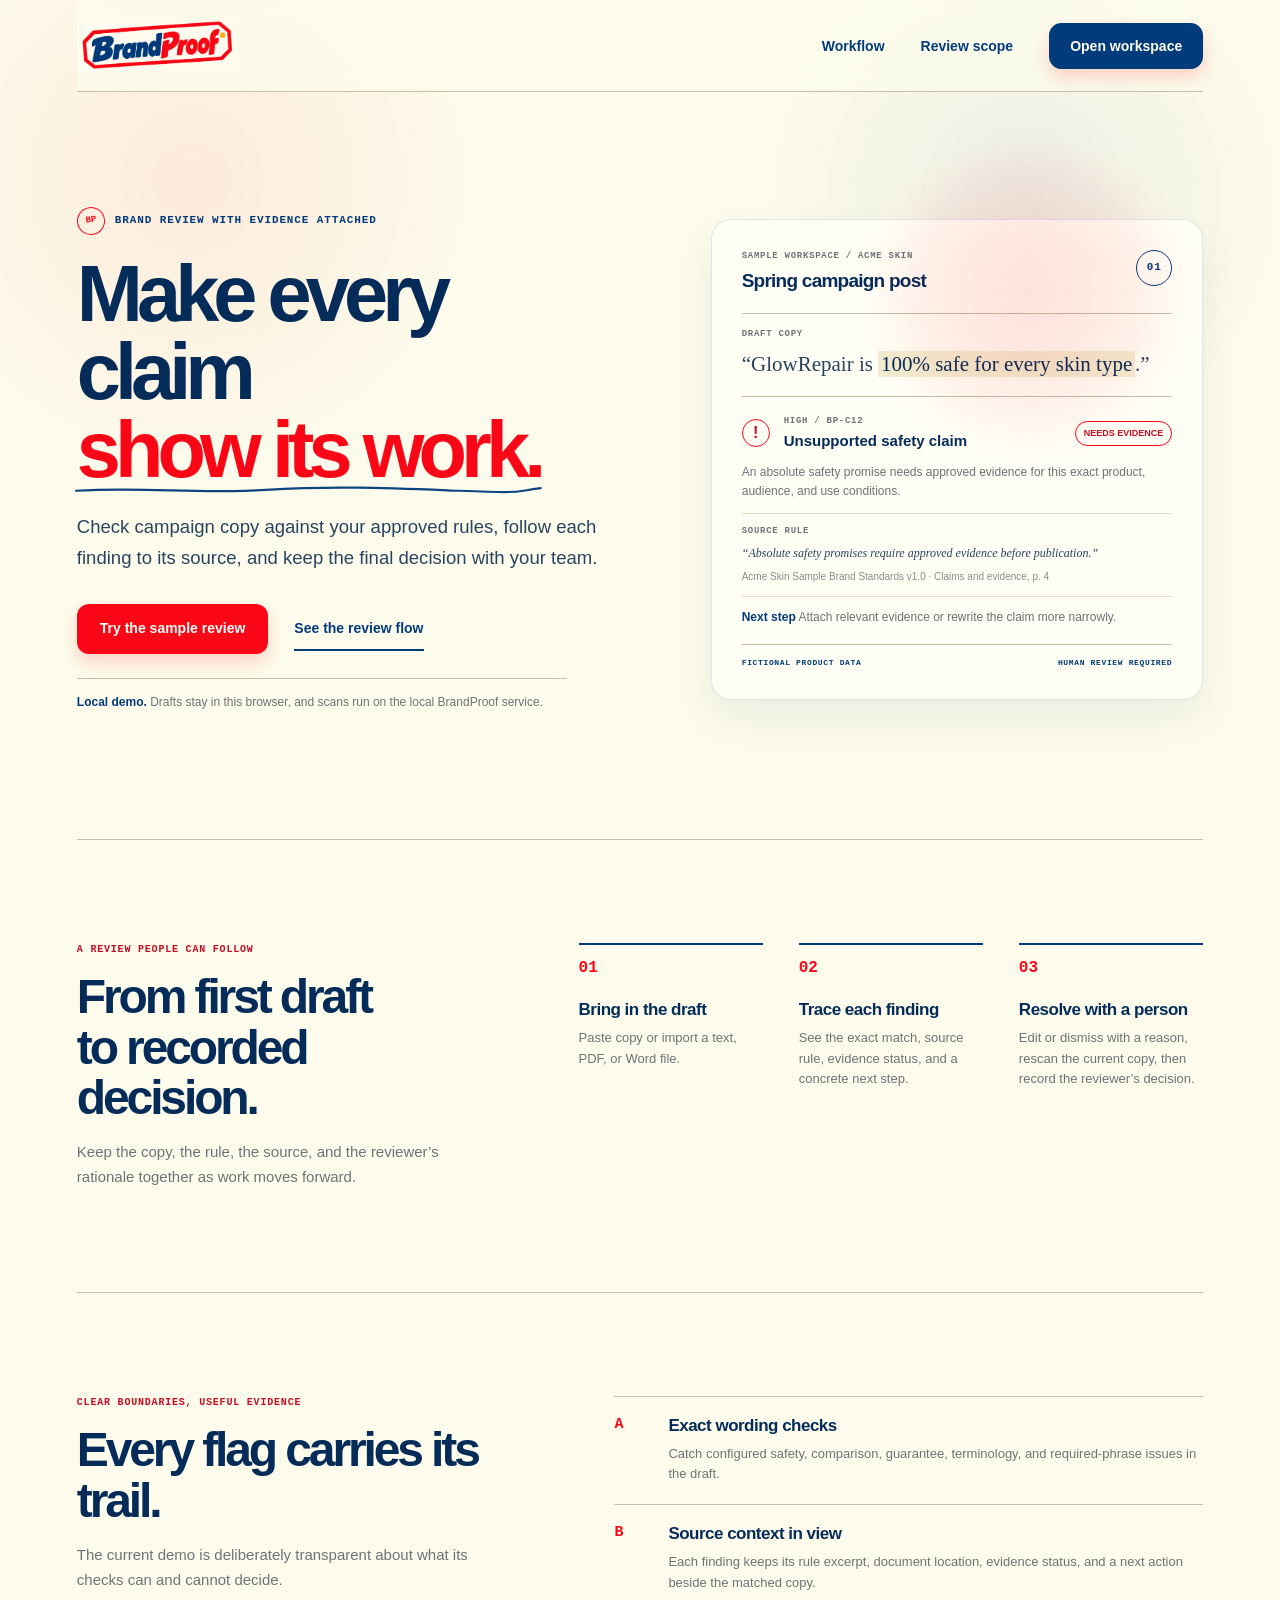
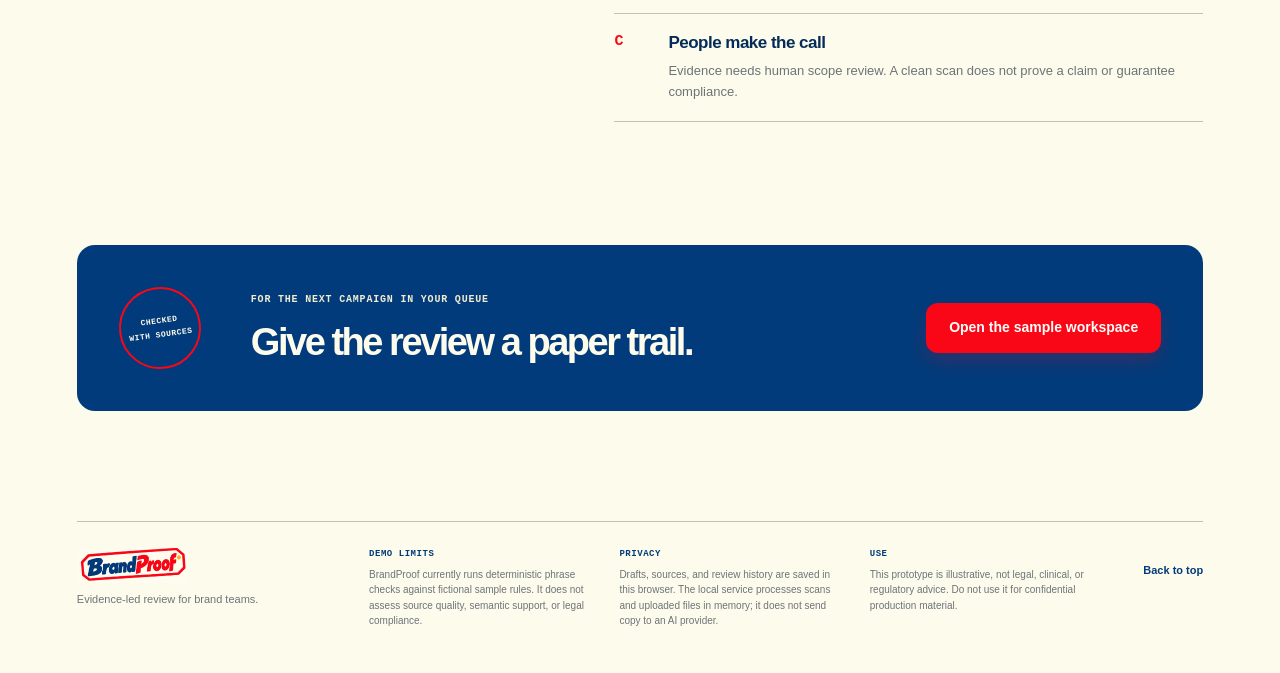
<file: landing.html>
<!doctype html>
<html lang="en">
<head>
  <meta charset="utf-8">
  <meta name="viewport" content="width=device-width, initial-scale=1">
  <meta name="theme-color" content="#fdfcec">
  <meta name="description" content="A traceable review workflow for brand teams. Check campaign copy against approved rules, source each finding, and keep decisions with your reviewers.">
  <title>BrandProof | Make every claim show its work</title>
  <link rel="icon" type="image/png" href="/brandproof-stamp-logo.png">
  <link rel="stylesheet" href="/styles.css">
  <link rel="stylesheet" href="/landing.css">
  <link rel="stylesheet" href="/platform-motion.css">
  <link rel="stylesheet" href="/premium-ui.css">
  <script defer src="/platform-motion.js"></script>
</head>
<body class="site-body">
  <a class="skip-link" href="#main-content">Skip to content</a>
  <div class="site-shell">
    <header class="site-header">
      <a class="brand-lockup brand-lockup-image" href="/" aria-label="BrandProof home">
        <span class="brand-logo-crop"><img src="/brandproof-stamp-logo.png" alt=""></span>
      </a>
      <nav class="site-nav" aria-label="Main navigation">
        <a href="#workflow">Workflow</a>
        <a href="#review-scope">Review scope</a>
        <a class="site-nav-cta" href="/app">Open workspace</a>
      </nav>
    </header>

    <main id="main-content">
      <section class="hero-section" aria-labelledby="hero-title">
        <div class="hero-copy">
          <p class="hero-eyebrow"><span class="eyebrow-seal" aria-hidden="true">BP</span> Brand review with evidence attached</p>
          <h1 id="hero-title">Make every claim <span class="hero-annotation-wrap"><span class="hero-annotation-words">show its work.</span><svg class="hero-annotation" viewBox="0 0 600 18" preserveAspectRatio="none" aria-hidden="true" focusable="false"><path d="M5 10 C92 5 158 14 246 9 S405 7 492 10 S557 11 595 7" /></svg></span></h1>
          <p class="hero-lede">Check campaign copy against your approved rules, follow each finding to its source, and keep the final decision with your team.</p>
          <div class="hero-actions">
            <a class="site-button site-button-primary" href="/app?start=sample">Try the sample review</a>
            <a class="site-text-link" href="#workflow">See the review flow</a>
          </div>
          <p class="hero-note"><strong>Local demo.</strong> Drafts stay in this browser, and scans run on the local BrandProof service.</p>
        </div>

        <aside class="proof-sheet" aria-label="Example BrandProof finding from fictional sample data">
          <div class="proof-sheet-top">
            <div>
              <p class="proof-kicker">SAMPLE WORKSPACE / ACME SKIN</p>
              <h2>Spring campaign post</h2>
            </div>
            <span class="proof-index">01</span>
          </div>
          <div class="proof-copy-block">
            <p class="proof-label">DRAFT COPY</p>
            <p class="proof-quote">“GlowRepair is <mark>100% safe for every skin type</mark>.”</p>
          </div>
          <div class="proof-finding">
            <div class="proof-finding-heading">
              <span class="proof-alert-mark" aria-hidden="true">!</span>
              <div>
                <p class="proof-label">HIGH / BP-C12</p>
                <h3>Unsupported safety claim</h3>
              </div>
              <span class="proof-state">Needs evidence</span>
            </div>
            <p class="proof-explanation">An absolute safety promise needs approved evidence for this exact product, audience, and use conditions.</p>
            <div class="proof-source">
              <p class="proof-label">SOURCE RULE</p>
              <p>“Absolute safety promises require approved evidence before publication.”</p>
              <span>Acme Skin Sample Brand Standards v1.0 · Claims and evidence, p. 4</span>
            </div>
            <p class="proof-next"><strong>Next step</strong> Attach relevant evidence or rewrite the claim more narrowly.</p>
          </div>
          <div class="proof-sheet-foot"><span>FICTIONAL PRODUCT DATA</span><span>HUMAN REVIEW REQUIRED</span></div>
        </aside>
      </section>

      <section class="workflow-section site-section" id="workflow" aria-labelledby="workflow-title">
        <div class="section-heading-copy">
          <p class="section-eyebrow">A review people can follow</p>
          <h2 id="workflow-title">From first draft<br>to recorded decision.</h2>
          <p>Keep the copy, the rule, the source, and the reviewer’s rationale together as work moves forward.</p>
        </div>
        <ol class="workflow-steps">
          <li>
            <span class="step-index">01</span>
            <div><h3>Bring in the draft</h3><p>Paste copy or import a text, PDF, or Word file.</p></div>
          </li>
          <li>
            <span class="step-index">02</span>
            <div><h3>Trace each finding</h3><p>See the exact match, source rule, evidence status, and a concrete next step.</p></div>
          </li>
          <li>
            <span class="step-index">03</span>
            <div><h3>Resolve with a person</h3><p>Edit or dismiss with a reason, rescan the current copy, then record the reviewer’s decision.</p></div>
          </li>
        </ol>
      </section>

      <section class="scope-section site-section" id="review-scope" aria-labelledby="scope-title">
        <div class="scope-heading">
          <p class="section-eyebrow">Clear boundaries, useful evidence</p>
          <h2 id="scope-title">Every flag carries its trail.</h2>
          <p>The current demo is deliberately transparent about what its checks can and cannot decide.</p>
        </div>
        <div class="scope-list">
          <article class="scope-row">
            <span class="scope-number">A</span>
            <div><h3>Exact wording checks</h3><p>Catch configured safety, comparison, guarantee, terminology, and required-phrase issues in the draft.</p></div>
          </article>
          <article class="scope-row">
            <span class="scope-number">B</span>
            <div><h3>Source context in view</h3><p>Each finding keeps its rule excerpt, document location, evidence status, and a next action beside the matched copy.</p></div>
          </article>
          <article class="scope-row">
            <span class="scope-number">C</span>
            <div><h3>People make the call</h3><p>Evidence needs human scope review. A clean scan does not prove a claim or guarantee compliance.</p></div>
          </article>
        </div>
      </section>

      <section class="closing-section" aria-labelledby="closing-title">
        <div class="closing-stamp" aria-hidden="true"><span>CHECKED</span><span>WITH SOURCES</span></div>
        <div>
          <p class="section-eyebrow">For the next campaign in your queue</p>
          <h2 id="closing-title">Give the review a paper trail.</h2>
        </div>
        <a class="site-button site-button-dark" href="/app?start=sample">Open the sample workspace</a>
      </section>
    </main>

    <footer class="site-footer">
      <div class="footer-brand-block">
        <span class="brand-logo-crop brand-logo-crop-small"><img src="/brandproof-stamp-logo.png" alt="BrandProof"></span>
        <p>Evidence-led review for brand teams.</p>
      </div>
      <div class="footer-disclosure">
        <p><strong>Demo limits</strong> BrandProof currently runs deterministic phrase checks against fictional sample rules. It does not assess source quality, semantic support, or legal compliance.</p>
        <p id="privacy"><strong>Privacy</strong> Drafts, sources, and review history are saved in this browser. The local service processes scans and uploaded files in memory; it does not send copy to an AI provider.</p>
        <p id="terms"><strong>Use</strong> This prototype is illustrative, not legal, clinical, or regulatory advice. Do not use it for confidential production material.</p>
      </div>
      <a class="footer-back-to-top" href="#main-content">Back to top</a>
    </footer>
  </div>
</body>
</html>
</file>
<file: styles.css>
:root{--brand-navy:#023b7b;--brand-navy-deep:#052c59;--brand-tomato:#fa0717;--brand-tomato-dark:#c60e24;--brand-butter:#fdfcec;--brand-cream:#f2eccf;--paper:var(--brand-butter);--surface:#fffef5;--surface-2:var(--brand-cream);--ink:var(--brand-navy-deep);--ink-soft:#29445f;--muted:#6d7378;--quiet:#878d8e;--line:#e6dcc4;--line-dark:#c9bea7;--accent:var(--brand-tomato);--accent-dark:var(--brand-tomato-dark);--high:#b6322b;--medium:#876218;--low:#3e6950;--sans:"Segoe UI",Arial,sans-serif;--serif:Georgia,"Times New Roman",serif;--display:"Trebuchet MS","Arial Black",sans-serif;--mono:Consolas,"Courier New",monospace;--radius-control:10px;--radius-panel:18px;--site-width:1240px;--motion-orb-cycle:1700ms;--motion-orb-ease:cubic-bezier(.66,0,.34,1);--motion-state-duration:180ms;--motion-state-ease:cubic-bezier(.22,1,.36,1);--motion-annotation-duration:560ms;--motion-annotation-ease:cubic-bezier(.22,.61,.36,1)}
*{box-sizing:border-box}html{min-width:320px;background:var(--paper)}body{margin:0;color:var(--ink);font-family:var(--sans);font-size:14px;background:var(--paper)}button,input,textarea,select{font:inherit}button{cursor:pointer}.app-shell{min-height:100vh}.topbar{min-height:68px;padding:0 4.4%;display:flex;align-items:center;gap:30px;border-bottom:1px solid var(--line);background:var(--paper)}.brand-lockup{font-family:var(--serif);font-size:16px;font-weight:700;letter-spacing:.08em;color:var(--ink);text-decoration:none;white-space:nowrap}.brand-period{color:var(--accent);font-size:20px}.workspace-label{display:flex;flex-direction:column;gap:3px;min-width:125px;border-left:1px solid var(--line);padding-left:18px}.workspace-name{font-size:12px;font-weight:600;color:var(--ink-soft)}.workspace-kind{font:8px var(--mono);letter-spacing:.08em;color:var(--quiet)}.top-nav{height:68px;display:flex;align-items:stretch;gap:23px;margin-left:12px}.nav-item{position:relative;border:0;padding:0 2px;background:transparent;color:var(--muted);font-size:11px}.nav-item:hover{color:var(--ink)}.nav-item.active{color:var(--ink);font-weight:600}.nav-item.active:after{position:absolute;content:"";height:2px;left:0;right:0;bottom:0;background:var(--accent)}.nav-count{font:9px var(--mono);color:var(--quiet);margin-left:3px}.top-actions{margin-left:auto;display:flex;align-items:center;gap:15px}.role-wrap{display:flex;align-items:center;gap:7px;color:var(--quiet);font-size:9px}.role-wrap select{max-width:135px;border:0;background:transparent;color:var(--ink-soft);font-size:10px;padding:5px 3px;outline-color:var(--accent)}.save-status{font-size:9px;color:var(--quiet);white-space:nowrap}.text-button{border:0;padding:5px 0;background:transparent;color:var(--accent);font-size:10px;text-decoration:underline;text-decoration-color:#b7a396;text-underline-offset:3px}.text-button:hover{color:var(--accent-dark)}.main-area{max-width:1380px;margin:0 auto;padding:25px 4.4% 0;min-height:calc(100vh - 68px);display:flex;flex-direction:column}.crumb{display:flex;gap:8px;align-items:center;color:var(--quiet);font-size:9px;margin-bottom:29px}.crumb strong{font-weight:600;color:var(--ink-soft)}.page{display:none;flex:1}.page.active-page{display:block}.page-intro{display:flex;align-items:flex-end;justify-content:space-between;gap:24px;margin-bottom:29px}.eyebrow,.section-kicker,.empty-overline{font:8px var(--mono);letter-spacing:.1em;color:var(--accent);text-transform:uppercase}.eyebrow-divider{color:var(--quiet);padding:0 4px}.page-intro h1{font:normal 30px var(--serif);letter-spacing:-.3px;color:var(--ink);margin:8px 0 5px}.page-intro p{color:var(--muted);font-size:11px;line-height:1.5;margin:0}.sample-button{margin-bottom:2px}.review-grid{display:grid;grid-template-columns:minmax(0,1.18fr) minmax(360px,.82fr);gap:46px;align-items:start}.draft-panel,.results-panel{border-top:1px solid var(--line-dark);padding-top:14px;min-width:0}.section-heading,.results-header,.dialog-top{display:flex;justify-content:space-between;align-items:flex-start;gap:14px}.section-kicker{color:var(--quiet);margin-bottom:6px}.section-heading h2,.results-header h2,.dialog-top h2{font:normal 18px var(--serif);color:var(--ink);margin:0}.upload-link{display:inline-block;color:var(--accent);font-size:10px;text-decoration:underline;text-decoration-color:#b7a396;text-underline-offset:3px;cursor:pointer;margin-top:4px}.upload-link input{position:absolute;width:1px;height:1px;overflow:hidden;clip:rect(0,0,0,0)}.field-label{display:block;margin:20px 0 7px;color:var(--quiet);font:8px var(--mono);letter-spacing:.08em;text-transform:uppercase}.text-input{width:100%;border:0;border-bottom:1px solid var(--line-dark);background:transparent;padding:5px 0 8px;color:var(--ink);font:16px var(--serif);outline:none}.text-input:focus{border-color:var(--accent)}.content-label{margin-top:21px}.content-input{width:100%;min-height:274px;resize:vertical;border:1px solid var(--line);border-radius:3px;background:var(--surface);padding:15px;color:var(--ink-soft);font:12px/1.75 var(--sans);outline:none}.content-input:focus,.edit-textarea:focus{border-color:var(--accent)}.content-input:disabled,.text-input:disabled{background:var(--surface-2);color:var(--quiet);cursor:not-allowed}.input-meta{display:flex;justify-content:space-between;margin-top:7px;color:var(--quiet);font-size:9px}.upload-message{min-height:13px;margin-top:4px;font-size:9px;color:var(--low)}.upload-message.error{color:var(--high)}.panel-actions{display:flex;justify-content:space-between;align-items:center;gap:12px;margin-top:15px}.privacy-note{font-size:9px;color:var(--muted)}.button{border-radius:3px;padding:9px 13px;border:1px solid var(--line-dark);background:transparent;color:var(--ink-soft);font-size:10px;font-weight:600}.button:hover{background:var(--surface-2)}.button.primary{background:var(--accent);border-color:var(--accent);color:#fbf8f1}.button.primary:hover{background:var(--accent-dark)}.button.secondary{background:transparent;color:var(--ink-soft)}.button.approve{border-color:#9cab9a;color:#405745;background:#eef0e9}.button:disabled{opacity:.5;cursor:not-allowed}.disclosure{border-top:1px solid var(--line);margin:15px 0 0;padding-top:10px;color:var(--quiet);font-size:9px;line-height:1.5}.results-header{align-items:center;margin-bottom:12px}.results-header-actions{display:flex;align-items:center;gap:14px}.status-pill{font:8px var(--mono);letter-spacing:.05em;padding:4px 0;color:var(--quiet);white-space:nowrap}.status-pill.issue{color:var(--high)}.status-pill.ready{color:var(--low)}.status-pill.pending{color:var(--medium)}.empty-state{min-height:250px;border-top:1px solid var(--line);border-bottom:1px solid var(--line);display:flex;flex-direction:column;justify-content:center;align-items:flex-start;padding:24px 4px;color:var(--muted)}.empty-overline{margin:0 0 9px;color:var(--quiet)}.empty-state p:last-child{max-width:290px;font-size:11px;line-height:1.6;margin:0}.summary-row{display:flex;align-items:baseline;gap:13px;flex-wrap:wrap;padding:9px 0 10px;border-top:1px solid var(--line);border-bottom:1px solid var(--line)}.summary-chip{font:9px var(--mono);color:var(--muted)}.summary-chip.high{color:var(--high)}.summary-chip.medium{color:var(--medium)}.summary-chip.low{color:var(--low)}.summary-message{flex-basis:100%;margin:0;color:var(--quiet);font-size:9px;line-height:1.5}.findings-list{display:grid}.finding-card{border-bottom:1px solid var(--line);padding:13px 0 12px}.issue-block+.issue-block{border-top:1px solid var(--line);margin-top:11px;padding-top:10px}.finding-head{display:flex;align-items:baseline;justify-content:space-between;gap:12px}.finding-topline{font:8px var(--mono);letter-spacing:.04em;color:var(--quiet);text-transform:uppercase}.severity{font:8px var(--mono);text-transform:uppercase;color:var(--muted)}.severity.high{color:var(--high)}.severity.medium{color:var(--medium)}.severity.low{color:var(--low)}.finding-body{padding-top:7px}.finding-title{font-size:11px;font-weight:600;color:var(--ink);margin:0 0 6px}.finding-quote{margin:0 0 7px;padding:0;color:#5f5042;font:italic 12px/1.5 var(--serif)}.finding-copy{font-size:9px;line-height:1.55;color:var(--muted);margin:0 0 6px}.source-reference{margin:6px 0 0;color:var(--quiet);font-size:9px;line-height:1.5}.source-reference strong{font:8px var(--mono);letter-spacing:.04em;color:var(--accent)}.source-reference em{display:block;margin-top:2px;font-style:normal}.source-unverified{color:var(--medium)!important}.suggestion-box{margin-top:9px;border-top:1px solid var(--line);padding-top:8px}.suggestion-label{font:8px var(--mono);letter-spacing:.08em;color:var(--quiet);text-transform:uppercase;margin-bottom:4px}.suggestion-text{margin:0;color:var(--ink-soft);font:12px/1.5 var(--serif)}.finding-actions{display:flex;align-items:center;gap:13px;margin-top:10px}.finding-actions .button{font-size:9px;padding:6px 9px}.finding-actions .accept{background:var(--accent);border-color:var(--accent);color:#fbf8f1}.finding-actions .dismiss{border:0;color:var(--muted);text-decoration:underline;text-decoration-color:var(--line-dark);text-underline-offset:3px;padding-left:0;padding-right:0}.finding-resolved{padding-top:10px;color:var(--muted);font-size:9px}.resolved-label{display:flex;gap:7px;align-items:baseline}.resolved-label b{font:8px var(--mono);letter-spacing:.04em;color:var(--low)}.review-controls{display:flex;justify-content:space-between;align-items:center;gap:12px;padding:12px 0;border-bottom:1px solid var(--line)}.workflow-buttons{display:flex;gap:7px}.workflow-note{margin-top:9px;color:var(--muted);font-size:9px;line-height:1.55}.hidden{display:none!important}.app-footer{margin-top:auto;padding:23px 0 18px;border-top:1px solid var(--line);display:flex;align-items:center;gap:15px;color:var(--quiet);font:8px var(--mono);letter-spacing:.04em}.footer-links{display:flex;gap:15px;margin-left:auto}.footer-links .text-button{font:9px var(--sans);letter-spacing:0}.library-note{padding:10px 0;border-top:1px solid var(--line);border-bottom:1px solid var(--line);margin-bottom:17px}.library-note strong{display:block;color:var(--accent);font:8px var(--mono);letter-spacing:.08em;text-transform:uppercase;margin-bottom:5px}.library-note p{font-size:10px;color:var(--muted);margin:0}.source-list{display:grid}.source-card{display:grid;grid-template-columns:120px minmax(180px,1fr) 2fr 150px;gap:16px;align-items:start;padding:13px 0;border-bottom:1px solid var(--line)}.source-meta{font:8px var(--mono);color:var(--accent);letter-spacing:.03em}.source-type{color:var(--quiet)}.source-card h3{font:normal 14px var(--serif);color:var(--ink);margin:0}.source-card p{font-size:10px;line-height:1.55;color:var(--muted);margin:0}.source-owner{color:var(--quiet);font-size:9px;text-align:right}.source-form-wrap{margin-bottom:16px}.source-form{display:grid;grid-template-columns:140px 1fr 2fr auto;gap:10px;align-items:end;padding:12px 0;border-top:1px solid var(--line);border-bottom:1px solid var(--line)}.source-form label{color:var(--quiet);font:8px var(--mono);letter-spacing:.04em;text-transform:uppercase}.source-form input,.source-form select,.source-form textarea{display:block;width:100%;margin-top:5px;padding:7px 0;border:0;border-bottom:1px solid var(--line-dark);border-radius:0;background:transparent;color:var(--ink);font:11px var(--sans)}.source-form textarea{height:34px;resize:vertical}.source-form .button{white-space:nowrap}.activity-content{display:grid}.activity-card{border-bottom:1px solid var(--line)}.activity-card-head{display:flex;align-items:center;justify-content:space-between;gap:18px;padding:13px 0;cursor:pointer}.activity-card-head h3{font:normal 15px var(--serif);color:var(--ink);margin:0 0 4px}.activity-card-head p{font-size:9px;line-height:1.5;color:var(--muted);margin:0}.activity-badge{font:8px var(--mono);letter-spacing:.04em;color:var(--accent);text-transform:uppercase}.activity-events{border-top:1px solid var(--line);padding:3px 0 9px}.event-row{display:grid;grid-template-columns:130px 1fr auto;gap:12px;padding:8px 0;align-items:start}.event-copy{font-size:9px;line-height:1.5;color:var(--muted)}.event-copy strong{color:var(--ink-soft);font-weight:600}.event-time{font:8px var(--mono);color:var(--quiet)}.activity-empty{border-top:1px solid var(--line);border-bottom:1px solid var(--line);padding:28px 0;color:var(--muted);font-size:11px}.edit-dialog,.info-dialog{width:min(540px,calc(100% - 28px));border:1px solid var(--line-dark);border-radius:4px;background:var(--surface);padding:20px;color:var(--ink)}.edit-dialog::backdrop,.info-dialog::backdrop{background:rgba(41,39,34,.3)}.dialog-top{align-items:flex-start}.dialog-top h2{font-size:19px}.dialog-top .text-button{font-size:9px}.edit-dialog p,.info-dialog p{font-size:10px;line-height:1.6;color:var(--muted);margin:13px 0 9px}.edit-textarea{width:100%;height:125px;resize:vertical;border:1px solid var(--line);border-radius:3px;padding:10px;background:var(--surface);color:var(--ink);font:12px/1.6 var(--sans);outline:none}.dialog-actions{display:flex;justify-content:flex-end;gap:8px;margin-top:13px}.info-dialog p+p{padding-top:10px;border-top:1px solid var(--line)}.toast{position:fixed;left:50%;bottom:20px;transform:translateX(-50%);padding:9px 13px;border:1px solid var(--line-dark);border-radius:3px;background:var(--ink);color:var(--paper);font-size:10px;opacity:0;pointer-events:none}.toast.show{opacity:1}
@media(max-width:1060px){.topbar{gap:18px;padding:0 3%}.top-actions{gap:10px}.review-grid{gap:28px;grid-template-columns:minmax(0,1.1fr) minmax(330px,.9fr)}.source-card{grid-template-columns:100px minmax(150px,1fr) 2fr 120px}}
@media(max-width:760px){.topbar{padding:12px 16px;min-height:0;display:flex;flex-wrap:wrap;gap:10px 17px}.brand-lockup{font-size:14px}.workspace-label{padding-left:12px;min-width:95px}.top-nav{order:3;height:38px;width:100%;margin:0;gap:19px}.top-actions{margin-left:auto}.save-status{display:none}.role-wrap{gap:3px}.role-wrap select{max-width:108px}.text-button#clear-data{font-size:9px}.main-area{padding:20px 16px 0;min-height:calc(100vh - 100px)}.crumb{margin-bottom:23px}.page-intro{align-items:flex-start;flex-direction:column;margin-bottom:22px}.page-intro h1{font-size:27px}.sample-button{margin-top:-8px}.review-grid{grid-template-columns:1fr;gap:30px}.content-input{min-height:230px}.results-panel{margin-bottom:12px}.source-card{grid-template-columns:90px 1fr;gap:7px 12px}.source-card p{grid-column:2}.source-owner{grid-column:2;text-align:left}.source-form{grid-template-columns:1fr 1fr}.source-form label:nth-child(3){grid-column:1/-1}.source-list{margin-top:10px}.event-row{grid-template-columns:1fr auto;gap:5px}.event-row .event-copy{grid-column:1/-1;grid-row:2}.app-footer{flex-wrap:wrap;gap:9px 12px}.footer-links{width:100%;margin-left:0}.workflow-buttons{gap:5px}.review-controls{align-items:flex-start;flex-direction:column}.results-header-actions{gap:8px}.summary-row{gap:9px}}
@media(max-width:420px){.workspace-kind{font-size:7px}.topbar{gap:8px 12px}.top-actions{gap:8px}.role-wrap span{display:none}.role-wrap select{max-width:98px}.review-controls .button{padding:8px}.finding-actions{gap:9px}.source-form{grid-template-columns:1fr}.source-form label:nth-child(3){grid-column:auto}}
.no-findings{padding:14px 0;border-top:1px solid var(--line);border-bottom:1px solid var(--line)}.no-findings strong{font:normal 14px var(--serif);color:var(--ink)}.no-findings p{max-width:310px;margin:6px 0 0;color:var(--muted);font-size:10px;line-height:1.55}
.finding-match,.finding-next-step{margin:5px 0;color:var(--muted);font-size:9px;line-height:1.55}.finding-match{color:var(--ink-soft)}.finding-next-step strong{color:var(--ink)}.evidence-reference{margin:7px 0 0;padding-top:6px;border-top:1px dotted var(--line-dark);font-size:9px;line-height:1.5;color:var(--muted)}.evidence-reference strong{display:block;font:8px var(--mono);letter-spacing:.04em;color:var(--accent)}.evidence-reference em{display:block;margin-top:3px;font-style:normal}.finding-resolved p{margin:5px 0 0;color:var(--muted);font-size:9px;line-height:1.5}.source-form{grid-template-columns:repeat(4,minmax(0,1fr))}.source-form label:nth-of-type(5){grid-column:span 2}.source-form label:nth-of-type(5) textarea{min-height:76px;height:76px}.source-form .source-form-help{grid-column:1/-1;margin:0;color:var(--muted);font-size:9px;line-height:1.5}.source-form .button{align-self:end}.source-actions{display:flex;justify-content:flex-end;gap:10px;margin-top:4px}.source-actions .text-button{font-size:8px}.source-owner span{display:block}.source-owner .source-actions span{display:inline}
@media(max-width:760px){.source-form{grid-template-columns:repeat(2,minmax(0,1fr))}.source-form label:nth-of-type(5){grid-column:span 2}}
@media(max-width:420px){.source-form{grid-template-columns:1fr}.source-form label:nth-of-type(5){grid-column:auto}}
.brand-lockup{display:flex;align-items:center;gap:0;font-size:18px;letter-spacing:0;white-space:nowrap}.brand-name{font-family:var(--serif);font-weight:700;letter-spacing:-.025em;color:var(--ink)}.brand-lens-o,.footer-lens-o{position:relative;display:inline-block}.brand-lens-o:after,.footer-lens-o:after{content:"";position:absolute;left:.43em;top:.71em;width:.11em;height:.38em;border-radius:2px;background:var(--accent);transform:rotate(-42deg);transform-origin:top center;pointer-events:none}.footer-brand{display:flex;align-items:center;color:var(--ink-soft);font-size:10px;letter-spacing:0}.footer-brand-name{font-family:var(--serif);font-size:10px;font-weight:700;letter-spacing:-.025em;color:var(--ink)}
.brand-lockup-image{display:block;flex:0 0 160px;width:160px;height:50px}.brand-logo-crop{display:block;width:160px;height:50px;overflow:hidden;background:var(--brand-butter)}.brand-logo-crop img{display:block;width:100%;height:100%;object-fit:cover;object-position:center 50%}.brand-logo-crop-small{width:112px;height:35px}.brand-lockup-image:focus-visible{outline:3px solid var(--brand-tomato);outline-offset:3px}.footer-brand .brand-logo-crop-small{flex:0 0 112px}
:where(a,button,input,textarea,select):focus-visible{outline:3px solid var(--brand-tomato);outline-offset:3px}
@media(max-width:760px){.brand-lockup-image{flex-basis:136px;width:136px;height:43px}.brand-lockup-image .brand-logo-crop{width:136px;height:43px}}
.skip-link{position:fixed;z-index:100;top:8px;left:12px;transform:translateY(-160%);padding:10px 14px;border-radius:var(--radius-control);background:var(--brand-navy);color:var(--brand-butter);font-size:13px;font-weight:700}.skip-link:focus{transform:translateY(0)}
.button,.nav-item,.text-button,.upload-link{min-height:44px}.upload-link{display:inline-flex;align-items:center}.role-wrap select{min-height:44px}.finding-actions,.workflow-buttons{flex-wrap:wrap}
</file>
<file: landing.css>
.site-body {
  min-width: 320px;
  background: var(--brand-butter);
  color: var(--ink);
  font-family: var(--sans);
}

.site-shell {
  width: min(100%, 1440px);
  margin-inline: auto;
  padding-inline: clamp(20px, 6vw, 88px);
}

.site-header {
  min-height: 92px;
  display: flex;
  align-items: center;
  justify-content: space-between;
  gap: 24px;
  border-bottom: 1px solid var(--line-dark);
}

.site-nav {
  display: flex;
  align-items: center;
  gap: clamp(16px, 3vw, 36px);
}

.site-nav a,
.site-text-link,
.footer-back-to-top {
  color: var(--brand-navy);
  font-size: 14px;
  font-weight: 700;
  text-decoration: none;
}

.site-nav a:hover,
.site-text-link:hover,
.footer-back-to-top:hover {
  color: var(--brand-tomato-dark);
}

.site-nav .site-nav-cta {
  min-height: 46px;
  display: inline-flex;
  align-items: center;
  justify-content: center;
  padding: 0 20px;
  border: 1px solid var(--brand-navy);
  border-radius: var(--radius-control);
  background: var(--brand-navy);
  color: var(--brand-butter);
}

.site-nav .site-nav-cta:hover {
  background: var(--brand-navy-deep);
  color: var(--brand-butter);
}

.hero-section {
  display: grid;
  grid-template-columns: minmax(0, 1.05fr) minmax(390px, 0.95fr);
  align-items: center;
  gap: clamp(44px, 7vw, 100px);
  padding-block: clamp(68px, 9vw, 126px) clamp(84px, 10vw, 140px);
}

.hero-copy {
  max-width: 640px;
}

.hero-eyebrow,
.section-eyebrow,
.proof-kicker,
.proof-label,
.proof-sheet-foot,
.proof-index {
  font-family: var(--mono);
  font-size: 11px;
  font-weight: 700;
  letter-spacing: 0.08em;
  line-height: 1.45;
  text-transform: uppercase;
}

.hero-eyebrow {
  display: flex;
  align-items: center;
  gap: 10px;
  margin: 0 0 20px;
  color: var(--brand-navy);
}

.eyebrow-seal {
  width: 28px;
  height: 28px;
  display: inline-grid;
  place-items: center;
  border: 1.5px solid var(--brand-tomato);
  border-radius: 50%;
  color: var(--brand-tomato);
  font-size: 9px;
  letter-spacing: -0.03em;
  transform: rotate(-8deg);
}

.hero-copy h1 {
  max-width: 660px;
  margin: 0;
  color: var(--brand-navy-deep);
  font-family: var(--display);
  font-size: clamp(48px, 6.2vw, 82px);
  font-weight: 800;
  letter-spacing: -0.075em;
  line-height: 0.98;
}

.hero-copy h1 span {
  display: block;
  color: var(--brand-tomato);
}

.hero-copy h1 .hero-annotation-wrap {
  position: relative;
  width: max-content;
  max-width: 100%;
}

.hero-copy h1 .hero-annotation-words {
  display: block;
}

.hero-annotation {
  position: absolute;
  left: -1%;
  bottom: -0.12em;
  width: 102%;
  height: 0.2em;
  overflow: visible;
  fill: none;
  stroke: var(--brand-navy);
  stroke-width: 2.4px;
  stroke-linecap: round;
  stroke-linejoin: round;
  opacity: 0;
  animation: hero-annotation-fade var(--motion-annotation-duration) var(--motion-annotation-ease) 160ms both;
  pointer-events: none;
}

@keyframes hero-annotation-fade {
  from { opacity: 0; }
  to { opacity: 0.95; }
}

.hero-lede {
  max-width: 540px;
  margin: 24px 0 0;
  color: var(--ink-soft);
  font-size: clamp(16px, 1.45vw, 19px);
  line-height: 1.65;
}

.hero-actions {
  display: flex;
  flex-wrap: wrap;
  align-items: center;
  gap: 20px 26px;
  margin-top: 30px;
}

.site-button {
  min-height: 50px;
  display: inline-flex;
  align-items: center;
  justify-content: center;
  padding: 0 22px;
  border: 1.5px solid transparent;
  border-radius: var(--radius-control);
  font-size: 14px;
  font-weight: 800;
  line-height: 1.2;
  text-align: center;
  text-decoration: none;
}

.site-button-primary {
  background: var(--brand-tomato);
  color: #fffefa;
}

.site-button-primary:hover {
  background: var(--brand-tomato-dark);
}

.site-text-link {
  min-height: 44px;
  display: inline-flex;
  align-items: center;
  border-bottom: 2px solid var(--brand-navy);
}

.hero-note {
  max-width: 490px;
  margin: 24px 0 0;
  padding-top: 14px;
  border-top: 1px solid var(--line-dark);
  color: var(--muted);
  font-size: 12px;
  line-height: 1.55;
}

.hero-note strong {
  color: var(--brand-navy);
}

.proof-sheet {
  min-width: 0;
  padding: clamp(20px, 3vw, 30px);
  border: 1.5px solid var(--brand-navy);
  border-radius: var(--radius-panel);
  background: var(--surface);
}

.proof-sheet-top,
.proof-finding-heading,
.proof-sheet-foot {
  display: flex;
  align-items: flex-start;
  justify-content: space-between;
  gap: 14px;
}

.proof-kicker,
.proof-label {
  margin: 0;
  color: var(--muted);
  font-size: 9px;
}

.proof-sheet-top h2 {
  margin: 7px 0 0;
  color: var(--brand-navy-deep);
  font-family: var(--display);
  font-size: 19px;
  letter-spacing: -0.04em;
}

.proof-index {
  flex: 0 0 auto;
  display: inline-grid;
  width: 36px;
  height: 36px;
  place-items: center;
  border: 1px solid var(--brand-navy);
  border-radius: 50%;
  color: var(--brand-navy);
}

.proof-copy-block {
  margin-top: 21px;
  padding-block: 14px 16px;
  border-top: 1px solid var(--line-dark);
  border-bottom: 1px solid var(--line-dark);
}

.proof-quote {
  margin: 8px 0 0;
  color: var(--ink-soft);
  font-family: var(--serif);
  font-size: clamp(16px, 1.7vw, 21px);
  line-height: 1.5;
}

.proof-quote mark {
  padding: 0.05em 0.13em;
  background: var(--brand-cream);
  color: var(--brand-navy-deep);
  box-decoration-break: clone;
  -webkit-box-decoration-break: clone;
}

.proof-finding {
  padding-top: 18px;
}

.proof-finding-heading {
  align-items: center;
  justify-content: flex-start;
}

.proof-alert-mark {
  flex: 0 0 28px;
  width: 28px;
  height: 28px;
  display: inline-grid;
  place-items: center;
  border: 1.5px solid var(--brand-tomato);
  border-radius: 50%;
  color: var(--brand-tomato-dark);
  font-family: var(--display);
  font-size: 16px;
  font-weight: 900;
}

.proof-finding-heading > div {
  min-width: 0;
  flex: 1;
}

.proof-finding-heading h3 {
  margin: 3px 0 0;
  color: var(--brand-navy-deep);
  font-size: 15px;
  line-height: 1.35;
}

.proof-state {
  flex: 0 0 auto;
  padding: 6px 8px;
  border: 1px solid var(--brand-tomato);
  border-radius: 999px;
  color: var(--brand-tomato-dark);
  font-size: 9px;
  font-weight: 800;
  line-height: 1.2;
  text-transform: uppercase;
}

.proof-explanation,
.proof-source p:not(.proof-label),
.proof-next {
  color: var(--muted);
  font-size: 12px;
  line-height: 1.55;
}

.proof-explanation {
  margin: 12px 0;
}

.proof-source {
  padding-block: 11px;
  border-top: 1px solid var(--line);
  border-bottom: 1px solid var(--line);
}

.proof-source p:not(.proof-label) {
  margin: 6px 0 5px;
  color: var(--ink-soft);
  font-family: var(--serif);
  font-style: italic;
}

.proof-source span {
  color: var(--quiet);
  font-size: 10px;
  line-height: 1.45;
}

.proof-next {
  margin: 11px 0 0;
}

.proof-next strong {
  color: var(--brand-navy);
}

.proof-sheet-foot {
  display: flex;
  flex-wrap: wrap;
  gap: 7px 15px;
  justify-content: space-between;
  margin-top: 18px;
  padding-top: 12px;
  border-top: 1px solid var(--line-dark);
  color: var(--brand-navy);
  font-size: 8px;
}

.site-section {
  border-top: 1px solid var(--line-dark);
}

.workflow-section {
  display: grid;
  grid-template-columns: minmax(230px, 0.78fr) minmax(0, 1.22fr);
  gap: clamp(42px, 8vw, 120px);
  padding-block: clamp(58px, 8vw, 104px);
}

.section-eyebrow {
  margin: 0 0 15px;
  color: var(--brand-tomato-dark);
  font-size: 10px;
}

.section-heading-copy h2,
.scope-heading h2,
.closing-section h2 {
  margin: 0;
  color: var(--brand-navy-deep);
  font-family: var(--display);
  font-size: clamp(32px, 4vw, 48px);
  letter-spacing: -0.065em;
  line-height: 1.05;
}

.section-heading-copy > p:last-child,
.scope-heading > p:last-child {
  max-width: 400px;
  margin: 17px 0 0;
  color: var(--muted);
  font-size: 15px;
  line-height: 1.65;
}

.workflow-steps {
  display: grid;
  grid-template-columns: repeat(3, minmax(0, 1fr));
  gap: clamp(18px, 2.8vw, 38px);
  margin: 0;
  padding: 0;
  list-style: none;
}

.workflow-steps li {
  min-width: 0;
  display: flex;
  flex-direction: column;
  gap: 23px;
  padding-top: 14px;
  border-top: 2px solid var(--brand-navy);
}

.step-index {
  color: var(--brand-tomato);
  font-family: var(--mono);
  font-size: 16px;
  font-weight: 800;
}

.workflow-steps h3,
.scope-row h3 {
  margin: 0;
  color: var(--brand-navy-deep);
  font-family: var(--display);
  font-size: 17px;
  letter-spacing: -0.03em;
}

.workflow-steps p,
.scope-row p {
  margin: 8px 0 0;
  color: var(--muted);
  font-size: 13px;
  line-height: 1.6;
}

.scope-section {
  display: grid;
  grid-template-columns: minmax(260px, 0.85fr) minmax(0, 1.15fr);
  gap: clamp(42px, 8vw, 120px);
  padding-block: clamp(58px, 8vw, 104px);
}

.scope-heading h2 {
  max-width: 430px;
}

.scope-list {
  border-top: 1px solid var(--line-dark);
}

.scope-row {
  display: grid;
  grid-template-columns: 38px minmax(0, 1fr);
  gap: 16px;
  padding-block: 19px;
  border-bottom: 1px solid var(--line-dark);
}

.scope-number {
  color: var(--brand-tomato);
  font-family: var(--mono);
  font-size: 15px;
  font-weight: 800;
}

.closing-section {
  display: grid;
  grid-template-columns: auto minmax(0, 1fr) auto;
  align-items: center;
  gap: clamp(20px, 4vw, 50px);
  margin-block: 20px clamp(66px, 9vw, 110px);
  padding: clamp(22px, 4vw, 42px);
  border-radius: var(--radius-panel);
  background: var(--brand-navy);
  color: var(--brand-butter);
}

.closing-stamp {
  width: 82px;
  height: 82px;
  display: flex;
  flex-direction: column;
  align-items: center;
  justify-content: center;
  gap: 4px;
  border: 2px solid var(--brand-tomato);
  border-radius: 50%;
  color: var(--brand-butter);
  font-family: var(--mono);
  font-size: 8px;
  font-weight: 800;
  letter-spacing: 0.06em;
  line-height: 1.2;
  text-align: center;
  transform: rotate(-8deg);
}

.closing-section .section-eyebrow {
  color: var(--brand-cream);
}

.closing-section h2 {
  color: var(--brand-butter);
  font-size: clamp(27px, 3vw, 38px);
}

.site-button-dark {
  flex: 0 0 auto;
  background: var(--brand-tomato);
  color: #fffefa;
}

.site-button-dark:hover {
  background: var(--brand-tomato-dark);
}

.site-footer {
  display: grid;
  grid-template-columns: minmax(180px, 0.5fr) minmax(0, 1.5fr) auto;
  align-items: start;
  gap: clamp(24px, 4vw, 54px);
  padding-block: 26px 44px;
  border-top: 1px solid var(--line-dark);
}

.footer-brand-block p {
  margin: 8px 0 0;
  color: var(--muted);
  font-size: 11px;
  line-height: 1.5;
}

.footer-disclosure {
  display: grid;
  grid-template-columns: repeat(3, minmax(0, 1fr));
  gap: clamp(14px, 2.3vw, 28px);
}

.footer-disclosure p {
  margin: 0;
  color: var(--muted);
  font-size: 10px;
  line-height: 1.55;
}

.footer-disclosure strong {
  display: block;
  margin-bottom: 5px;
  color: var(--brand-navy);
  font-family: var(--mono);
  font-size: 9px;
  letter-spacing: 0.06em;
  text-transform: uppercase;
}

.footer-back-to-top {
  min-height: 44px;
  display: flex;
  align-items: center;
  font-size: 11px;
  white-space: nowrap;
}

@media (max-width: 1050px) {
  .hero-section {
    grid-template-columns: minmax(0, 0.95fr) minmax(340px, 1.05fr);
    gap: 42px;
  }

  .workflow-section,
  .scope-section {
    gap: 42px;
  }

  .site-footer {
    grid-template-columns: 150px minmax(0, 1fr);
  }

  .footer-disclosure {
    grid-column: 1 / -1;
    grid-row: 2;
  }

  .footer-back-to-top {
    grid-column: 2;
    grid-row: 1;
    justify-self: end;
  }
}

@media (max-width: 760px) {
  .site-shell {
    padding-inline: 18px;
  }

  .site-header {
    min-height: 78px;
    gap: 12px;
  }

  .site-nav {
    gap: 15px;
  }

  .site-nav a {
    font-size: 12px;
  }

  .site-nav .site-nav-cta {
    min-height: 44px;
    padding-inline: 12px;
    font-size: 11px;
  }

  .hero-section {
    grid-template-columns: minmax(0, 1fr);
    gap: 40px;
    padding-block: 58px 72px;
  }

  .hero-copy h1 {
    max-width: 570px;
    font-size: clamp(48px, 11vw, 72px);
  }

  .proof-sheet {
    width: min(100%, 620px);
  }

  .workflow-section,
  .scope-section {
    grid-template-columns: minmax(0, 1fr);
    gap: 34px;
    padding-block: 54px;
  }

  .workflow-steps {
    gap: 18px;
  }

  .closing-section {
    grid-template-columns: auto minmax(0, 1fr);
    gap: 20px;
  }

  .closing-section .site-button {
    grid-column: 2;
    justify-self: start;
  }

  .site-footer {
    gap: 22px;
  }

  .footer-disclosure {
    grid-template-columns: minmax(0, 1fr);
  }
}

@media (max-width: 480px) {
  .site-shell {
    padding-inline: 16px;
  }

  .site-header {
    min-height: 72px;
  }

  .brand-lockup-image,
  .brand-lockup-image .brand-logo-crop {
    flex-basis: 118px;
    width: 118px;
    height: 37px;
  }

  .site-nav {
    gap: 10px;
  }

  .site-nav a {
    font-size: 11px;
  }

  .site-nav a[href="#review-scope"] {
    display: none;
  }

  .site-nav .site-nav-cta {
    min-height: 44px;
    padding-inline: 10px;
    font-size: 10px;
  }

  .hero-section {
    gap: 32px;
    padding-block: 47px 56px;
  }

  .hero-eyebrow {
    max-width: 310px;
    font-size: 9px;
  }

  .hero-copy h1 {
    font-size: clamp(43px, 12.3vw, 58px);
    letter-spacing: -0.08em;
  }

  .hero-lede {
    margin-top: 18px;
    font-size: 15px;
  }

  .hero-actions {
    align-items: flex-start;
    flex-direction: column;
    gap: 10px;
    margin-top: 22px;
  }

  .site-button-primary {
    width: 100%;
  }

  .hero-note {
    margin-top: 18px;
  }

  .proof-sheet {
    padding: 17px;
    border-radius: 14px;
  }

  .proof-finding-heading {
    flex-wrap: wrap;
  }

  .proof-finding-heading > div {
    flex-basis: calc(100% - 50px);
  }

  .proof-state {
    margin-left: 44px;
  }

  .workflow-steps {
    grid-template-columns: minmax(0, 1fr);
    gap: 22px;
  }

  .workflow-steps li {
    flex-direction: row;
    gap: 16px;
    padding-top: 12px;
  }

  .step-index {
    flex: 0 0 34px;
  }

  .closing-section {
    grid-template-columns: minmax(0, 1fr);
    padding: 22px 18px;
  }

  .closing-stamp {
    width: 68px;
    height: 68px;
  }

  .closing-section .site-button {
    grid-column: 1;
    justify-self: stretch;
  }

  .site-footer {
    grid-template-columns: minmax(0, 1fr) auto;
  }

  .footer-disclosure {
    grid-column: 1 / -1;
    grid-row: 2;
  }

  .footer-back-to-top {
    grid-column: 2;
    grid-row: 1;
  }
}

@media (prefers-reduced-motion: reduce) {
  .hero-annotation {
    animation: none;
    opacity: 0.95;
  }
}
</file>
<file: platform-motion.css>
[data-scroll-reveal] {
  opacity: 1;
  transform: none;
  transition: none;
}

.js [data-scroll-reveal] {
  opacity: 0;
  transform: translateY(22px);
  transition: opacity 480ms cubic-bezier(.22,1,.36,1), transform 480ms cubic-bezier(.22,1,.36,1);
}

.js [data-scroll-reveal].is-visible {
  opacity: 1;
  transform: translateY(0);
}

.js [data-scroll-reveal] > * {
  transition: opacity 420ms ease, transform 420ms ease;
}

@media (prefers-reduced-motion: reduce) {
  [data-scroll-reveal],
  [data-scroll-reveal] > *,
  .js [data-scroll-reveal],
  .js [data-scroll-reveal] > * {
    opacity: 1;
    transform: none;
    transition: none;
  }
}
</file>
<file: premium-ui.css>
:root {
  --shadow-soft: 0 18px 42px rgba(5, 44, 89, 0.08);
  --shadow-panel: 0 20px 48px rgba(2, 59, 123, 0.12);
  --surface-elevated: rgba(255, 255, 255, 0.7);
  --surface-strong: rgba(255, 255, 255, 0.88);
  --brand-ivory: #fdfcec;
  --brand-cream: #f2eccf;
  --panel-border: rgba(2, 59, 123, 0.12);
}

body {
  background:
    radial-gradient(circle at top left, rgba(250, 7, 23, 0.07), transparent 24%),
    radial-gradient(circle at bottom right, rgba(2, 59, 123, 0.08), transparent 26%),
    var(--paper);
}

body::before {
  content: "";
  position: fixed;
  inset: 0;
  background:
    radial-gradient(circle at 15% 20%, rgba(250, 7, 23, 0.08), transparent 24%),
    radial-gradient(circle at 80% 22%, rgba(2, 59, 123, 0.08), transparent 22%);
  pointer-events: none;
  opacity: 0.9;
}

.site-body,
.app-shell {
  position: relative;
  z-index: 0;
}

.site-shell,
.main-area {
  position: relative;
  z-index: 1;
}

.site-nav a,
.site-text-link,
.footer-back-to-top,
.button,
.nav-item,
.text-button,
.upload-link,
.site-button,
.source-actions .text-button {
  transition: transform 180ms ease, box-shadow 180ms ease, background-color 180ms ease, border-color 180ms ease, color 180ms ease;
}

.site-nav a:hover,
.site-text-link:hover,
.footer-back-to-top:hover,
.button:hover,
.nav-item:hover,
.text-button:hover,
.upload-link:hover,
.site-button:hover,
.source-actions .text-button:hover {
  transform: translateY(-1px);
}

.site-button:active,
.button:active,
.nav-item:active,
.text-button:active,
.upload-link:active,
.site-button:active {
  transform: translateY(0);
}

.site-header {
  position: sticky;
  top: 0;
  z-index: 20;
  backdrop-filter: blur(10px);
  background: rgba(253, 252, 236, 0.72);
}

.site-nav .site-nav-cta,
.site-button-primary,
.site-button-dark,
.button.primary,
.button.approve,
.button.secondary,
.button.accept,
.button.dismiss {
  box-shadow: 0 8px 18px rgba(250, 7, 23, 0.18);
}

.site-nav .site-nav-cta:hover,
.site-button-primary:hover,
.site-button-dark:hover,
.button.primary:hover,
.button.approve:hover {
  box-shadow: 0 12px 24px rgba(250, 7, 23, 0.18);
}

.site-nav .site-nav-cta,
.site-button-primary,
.site-button-dark,
.site-button,
.button,
.nav-item,
.text-button,
.upload-link {
  border-radius: 12px;
}

.site-body .site-shell,
.app-shell {
  max-width: 1480px;
}

.hero-section {
  position: relative;
}

.hero-section::after {
  content: "";
  position: absolute;
  inset: 8% 3% auto auto;
  width: 280px;
  aspect-ratio: 1;
  border-radius: 50%;
  background: radial-gradient(circle, rgba(250, 7, 23, 0.12), rgba(250, 7, 23, 0));
  filter: blur(18px);
  pointer-events: none;
}

.proof-sheet,
.draft-panel,
.results-panel,
.source-card,
.activity-card,
.info-dialog,
.edit-dialog,
.source-form,
.page-intro,
.summary-row,
.finding-card,
.issue-block,
.source-form-wrap,
.review-status {
  border: 1.5px solid var(--panel-border);
  box-shadow: var(--shadow-soft);
}

.draft-panel,
.results-panel,
.source-card,
.activity-card,
.finding-card,
.issue-block,
.source-form,
.review-status {
  background: rgba(255, 255, 255, 0.82);
  backdrop-filter: blur(6px);
}

.proof-sheet,
.source-card,
.activity-card,
.finding-card,
.issue-block,
.source-form,
.review-status {
  border-radius: 20px;
}

.page-intro,
.summary-row {
  background: rgba(255, 255, 255, 0.36);
}

.summary-row {
  border: 1px solid var(--panel-border);
  box-shadow: none;
}

.finding-card {
  position: relative;
  overflow: hidden;
  animation: brandproof-card-enter 420ms cubic-bezier(.22,1,.36,1) both;
  animation-delay: var(--delay, 0ms);
}

.finding-card::before {
  content: "";
  position: absolute;
  inset: 0 auto 0 0;
  width: 4px;
  background: rgba(2, 59, 123, 0.18);
}

.finding-card.high::before {
  background: rgba(182, 50, 43, 0.82);
}

.finding-card.medium::before {
  background: rgba(135, 98, 24, 0.8);
}

.finding-card.low::before {
  background: rgba(62, 105, 80, 0.76);
}

.issue-block {
  padding: 18px 18px 14px;
}

.finding-head {
  display: flex;
  align-items: center;
  justify-content: space-between;
  gap: 8px;
}

.finding-topline {
  color: var(--muted);
  font-size: 10px;
  letter-spacing: 0.08em;
  text-transform: uppercase;
}

.severity {
  min-width: 64px;
  display: inline-flex;
  align-items: center;
  justify-content: center;
  padding: 6px 8px;
  border-radius: 999px;
  font-family: var(--mono);
  font-size: 9px;
  font-weight: 800;
  letter-spacing: 0.08em;
  text-transform: uppercase;
}

.severity.high {
  background: rgba(182, 50, 43, 0.12);
  color: var(--high);
}

.severity.medium {
  background: rgba(135, 98, 24, 0.12);
  color: var(--medium);
}

.severity.low {
  background: rgba(62, 105, 80, 0.12);
  color: var(--low);
}

.finding-body {
  padding: 0 0 12px;
}

.finding-title {
  margin: 14px 0 10px;
  color: var(--brand-navy-deep);
  font-size: 18px;
  letter-spacing: -0.03em;
}

.finding-quote,
.finding-copy,
.finding-match,
.finding-next-step,
.source-reference,
.evidence-reference,
.source-owner,
.event-copy,
.activity-card p,
.source-form-help,
.summary-message,
.empty-state p,
.no-findings p {
  color: var(--muted);
}

.source-reference,
.evidence-reference {
  padding: 10px 12px;
  border-radius: 12px;
  border: 1px solid rgba(2, 59, 123, 0.09);
  background: rgba(242, 236, 207, 0.4);
}

.source-reference strong,
.evidence-reference strong {
  display: block;
  margin-bottom: 6px;
  font-size: 9px;
  letter-spacing: 0.08em;
  text-transform: uppercase;
}

.source-unverified {
  background: rgba(250, 7, 23, 0.04);
  border-color: rgba(250, 7, 23, 0.18);
}

.suggestion-box {
  padding: 14px 16px 12px;
  border-top: 1px solid var(--line);
  border-bottom: 1px solid var(--line);
  background: rgba(2, 59, 123, 0.02);
}

.suggestion-label {
  margin-bottom: 8px;
  color: var(--brand-navy);
  font-family: var(--mono);
  font-size: 9px;
  letter-spacing: 0.08em;
  text-transform: uppercase;
}

.finding-actions {
  display: flex;
  flex-wrap: wrap;
  gap: 10px;
  padding-top: 14px;
  border-top: 1px solid var(--line);
}

.button {
  min-height: 42px;
  padding: 0 16px;
  border: 1px solid var(--panel-border);
  background: rgba(255, 255, 255, 0.9);
  color: var(--brand-navy);
  font-weight: 700;
}

.button.primary,
.button.approve {
  border-color: var(--brand-tomato);
  background: var(--brand-tomato);
  color: #fffefa;
}

.button.secondary {
  border-color: rgba(2, 59, 123, 0.18);
  background: rgba(2, 59, 123, 0.04);
}

.button.dismiss {
  background: rgba(182, 50, 43, 0.08);
  border-color: rgba(182, 50, 43, 0.25);
  color: var(--high);
}

.button.accept {
  background: rgba(62, 105, 80, 0.08);
  border-color: rgba(62, 105, 80, 0.2);
  color: var(--low);
}

.summary-chip {
  display: inline-flex;
  align-items: center;
  min-height: 28px;
  padding: 0 10px;
  border-radius: 999px;
  background: rgba(2, 59, 123, 0.06);
  color: var(--brand-navy);
  font-family: var(--mono);
  font-size: 9px;
  letter-spacing: 0.06em;
  text-transform: uppercase;
}

.summary-chip.high { background: rgba(182, 50, 43, 0.1); color: var(--high); }
.summary-chip.medium { background: rgba(135, 98, 24, 0.1); color: var(--medium); }
.summary-chip.low { background: rgba(62, 105, 80, 0.1); color: var(--low); }

.status-pill {
  border-radius: 999px;
  background: rgba(2, 59, 123, 0.08);
  color: var(--brand-navy);
}

.status-pill.ready {
  background: rgba(62, 105, 80, 0.1);
  color: var(--low);
}

.status-pill.issue {
  background: rgba(182, 50, 43, 0.1);
  color: var(--high);
}

.status-pill.pending {
  background: rgba(135, 98, 24, 0.1);
  color: var(--medium);
}

.source-card,
.activity-card {
  padding: 18px 18px 16px;
}

.source-card:hover,
.activity-card:hover,
.finding-card:hover {
  box-shadow: var(--shadow-panel);
}

.source-meta,
.activity-card-head {
  display: flex;
  justify-content: space-between;
  align-items: center;
  gap: 12px;
}

.source-id,
.source-type,
.activity-badge {
  font-family: var(--mono);
  font-size: 9px;
  letter-spacing: 0.06em;
  text-transform: uppercase;
}

.source-type,
.activity-badge {
  color: var(--brand-navy);
}

.source-card h3,
.activity-card h3 {
  margin: 12px 0 8px;
  color: var(--brand-navy-deep);
  font-size: 18px;
  letter-spacing: -0.03em;
}

.source-owner {
  display: flex;
  justify-content: space-between;
  gap: 12px;
  margin-top: 12px;
  padding-top: 10px;
  border-top: 1px solid var(--line);
  font-size: 10px;
  line-height: 1.5;
}

.review-status {
  display: flex;
  align-items: center;
  gap: 12px;
  padding: 12px 16px;
  margin-bottom: 18px;
  min-height: 68px;
}

review-status,
#review-processing {
  display: flex;
}

#review-processing[hidden] {
  display: none !important;
}

.review-status__spinner {
  display: inline-flex;
}

.review-status__label {
  color: var(--brand-navy);
  font-size: 12px;
  line-height: 1.5;
}

.review-status[data-state="complete"] .review-status__label,
.review-status[data-state="complete"] {
  color: var(--low);
}

.review-status[data-state="error"] .review-status__label,
.review-status[data-state="error"] {
  color: var(--high);
}

.activity-card-head {
  cursor: pointer;
}

.activity-card-head:hover {
  opacity: 0.96;
}

.event-row {
  display: grid;
  grid-template-columns: 9px minmax(0, 1fr) auto;
  gap: 12px;
  align-items: start;
  padding: 12px 0;
  border-top: 1px solid var(--line);
}

.event-marker {
  width: 9px;
  height: 9px;
  border-radius: 50%;
  background: var(--brand-tomato);
  margin-top: 7px;
}

.event-copy {
  font-size: 11px;
  line-height: 1.55;
}

.event-time {
  color: var(--quiet);
  font-size: 9px;
  white-space: nowrap;
}

.page.active-page {
  animation: brandproof-card-enter 420ms cubic-bezier(.22,1,.36,1) both;
}

@keyframes brandproof-card-enter {
  from {
    opacity: 0;
    transform: translateY(12px);
  }

  to {
    opacity: 1;
    transform: translateY(0);
  }
}

@media (max-width: 760px) {
  .site-header {
    background: rgba(253, 252, 236, 0.9);
  }

  .hero-section {
    padding-bottom: 64px;
  }

  .finding-card,
  .source-card,
  .activity-card,
  .draft-panel,
  .results-panel {
    border-radius: 18px;
  }
}

@media (prefers-reduced-motion: reduce) {
  *, *::before, *::after {
    animation-duration: 0.01ms !important;
    animation-iteration-count: 1 !important;
    transition-duration: 0.01ms !important;
    scroll-behavior: auto !important;
  }
}
</file>
